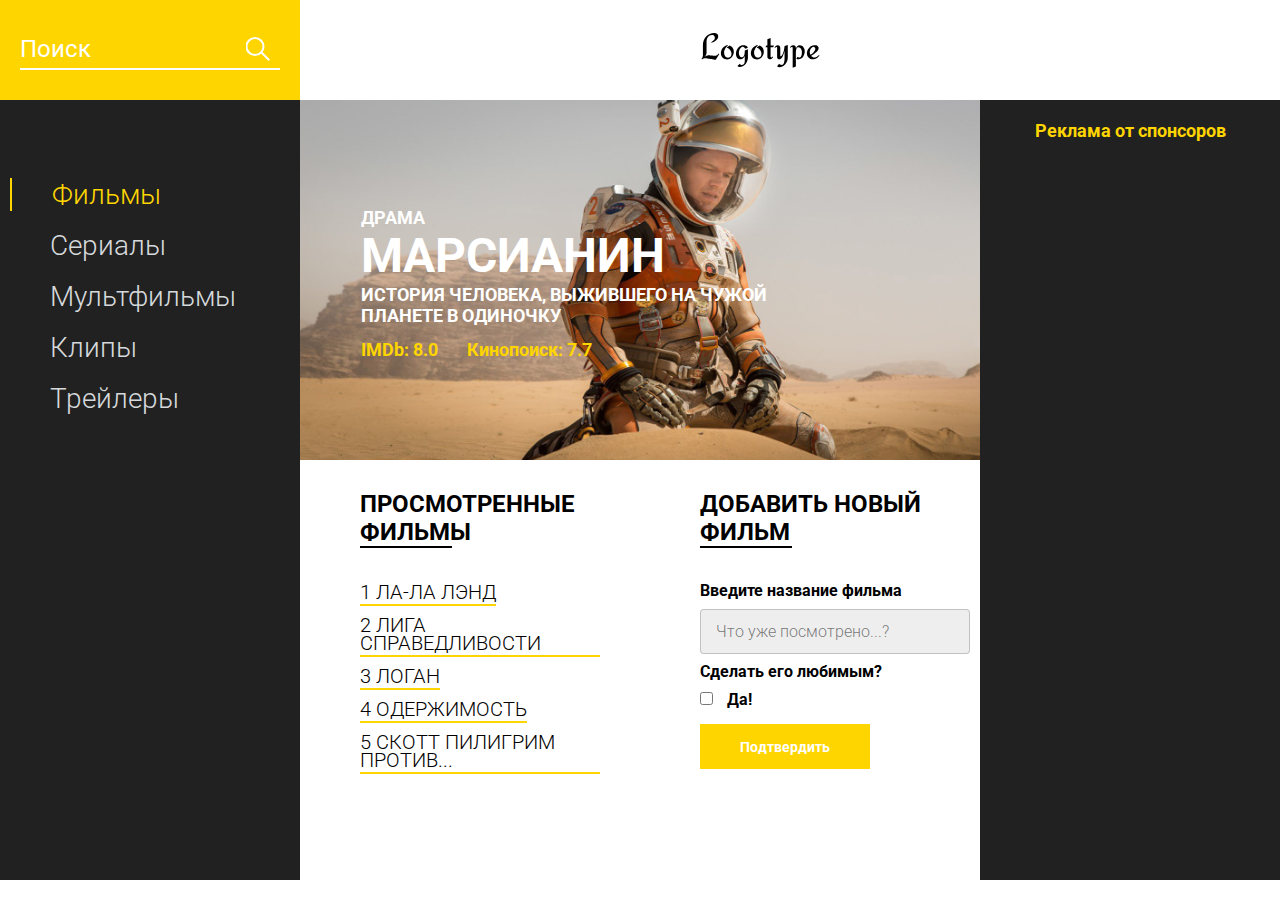
<file: Lesson004/project/index.html>
<!DOCTYPE html>
<html lang="en">
<head>
    <meta charset="UTF-8">
    <meta name="viewport" content="width=device-width, initial-scale=1.0">
    <title>Movie DB</title>
    <link href="https://fonts.googleapis.com/css?family=Roboto:300,400,700&display=swap&subset=cyrillic-ext" rel="stylesheet">
    <link rel="stylesheet" href="css/style.min.css">
</head>
<body>
    <header class="header">
        <div class="header__search">
            <form action="#">
                <input type="text" placeholder="Поиск">
            </form>
        </div>
        <div class="header__logo">
            <img src="icons/Logotype.svg" alt="logo">
        </div>
    </header>
    <main class="promo">
        <div class="promo__menu">
            <nav class="promo__menu-list">
                <ul>
                    <li><a class="promo__menu-item promo__menu-item_active" href="#">Фильмы</a></li>
                    <li><a class="promo__menu-item" href="#">Сериалы</a></li>
                    <li><a class="promo__menu-item" href="#">Мультфильмы</a></li>
                    <li><a class="promo__menu-item" href="#">Клипы</a></li>
                    <li><a class="promo__menu-item" href="#">Трейлеры</a></li>
                </ul>
            </nav>
        </div>
        <div class="promo__content">
            <div class="promo__bg">
                <div class="promo__genre">КОМЕДИЯ</div>
                <div class="promo__title">МАРСИАНИН</div>
                <div class="promo__descr">ИСТОРИЯ ЧЕЛОВЕКА, ВЫЖИВШЕГО НА ЧУЖОЙ ПЛАНЕТЕ В ОДИНОЧКУ</div>
                <div class="promo__ratings">
                    <span>IMDb: 8.0</span>
                    <span>Кинопоиск: 7.7</span>
                </div>
            </div>
            <div class="promo__interactive">
                <div>
                    <div class="promo__interactive-title">ПРОСМОТРЕННЫЕ ФИЛЬМЫ</div>
                    <ul class="promo__interactive-list">
                        <li class="promo__interactive-item">ЛОГАН
                            <div class="delete"></div>
                        </li>
                        <li class="promo__interactive-item">ЛИГА СПРАВЕДЛИВОСТИ
                            <div class="delete"></div>
                        </li>
                        <li class="promo__interactive-item">ЛА-ЛА ЛЭНД
                            <div class="delete"></div>
                        </li>
                        <li class="promo__interactive-item">ОДЕРЖИМОСТЬ
                            <div class="delete"></div>
                        </li>
                        <li class="promo__interactive-item">СКОТТ ПИЛИГРИМ ПРОТИВ...
                            <div class="delete"></div>
                        </li>
                    </ul>
                </div>
                <div>
                    <form class="add">
                        <div class="promo__interactive-title">ДОБАВИТЬ НОВЫЙ ФИЛЬМ</div>
                        <span>Введите название фильма</span>
                        <input class="adding__input" type="text" placeholder="Что уже посмотрено...?">
                        <span>Сделать его любимым?</span>
                        <input type="checkbox">
                        <span class="yes">Да!</span>
                        <button>Подтвердить</button>
                    </form>
                </div>
            </div>
        </div>
        <div class="promo__adv">
            <div class="promo__adv-title">Реклама от спонсоров</div>
            <img src="img/content_1.jpg" alt="some picture">
            <img src="img/content_2.jpg" alt="some picture">
            <img src="img/content_3.png" alt="some picture">
        </div>
    </main>

    <script src="js/script.js"></script>
</body>
</html>
</file>
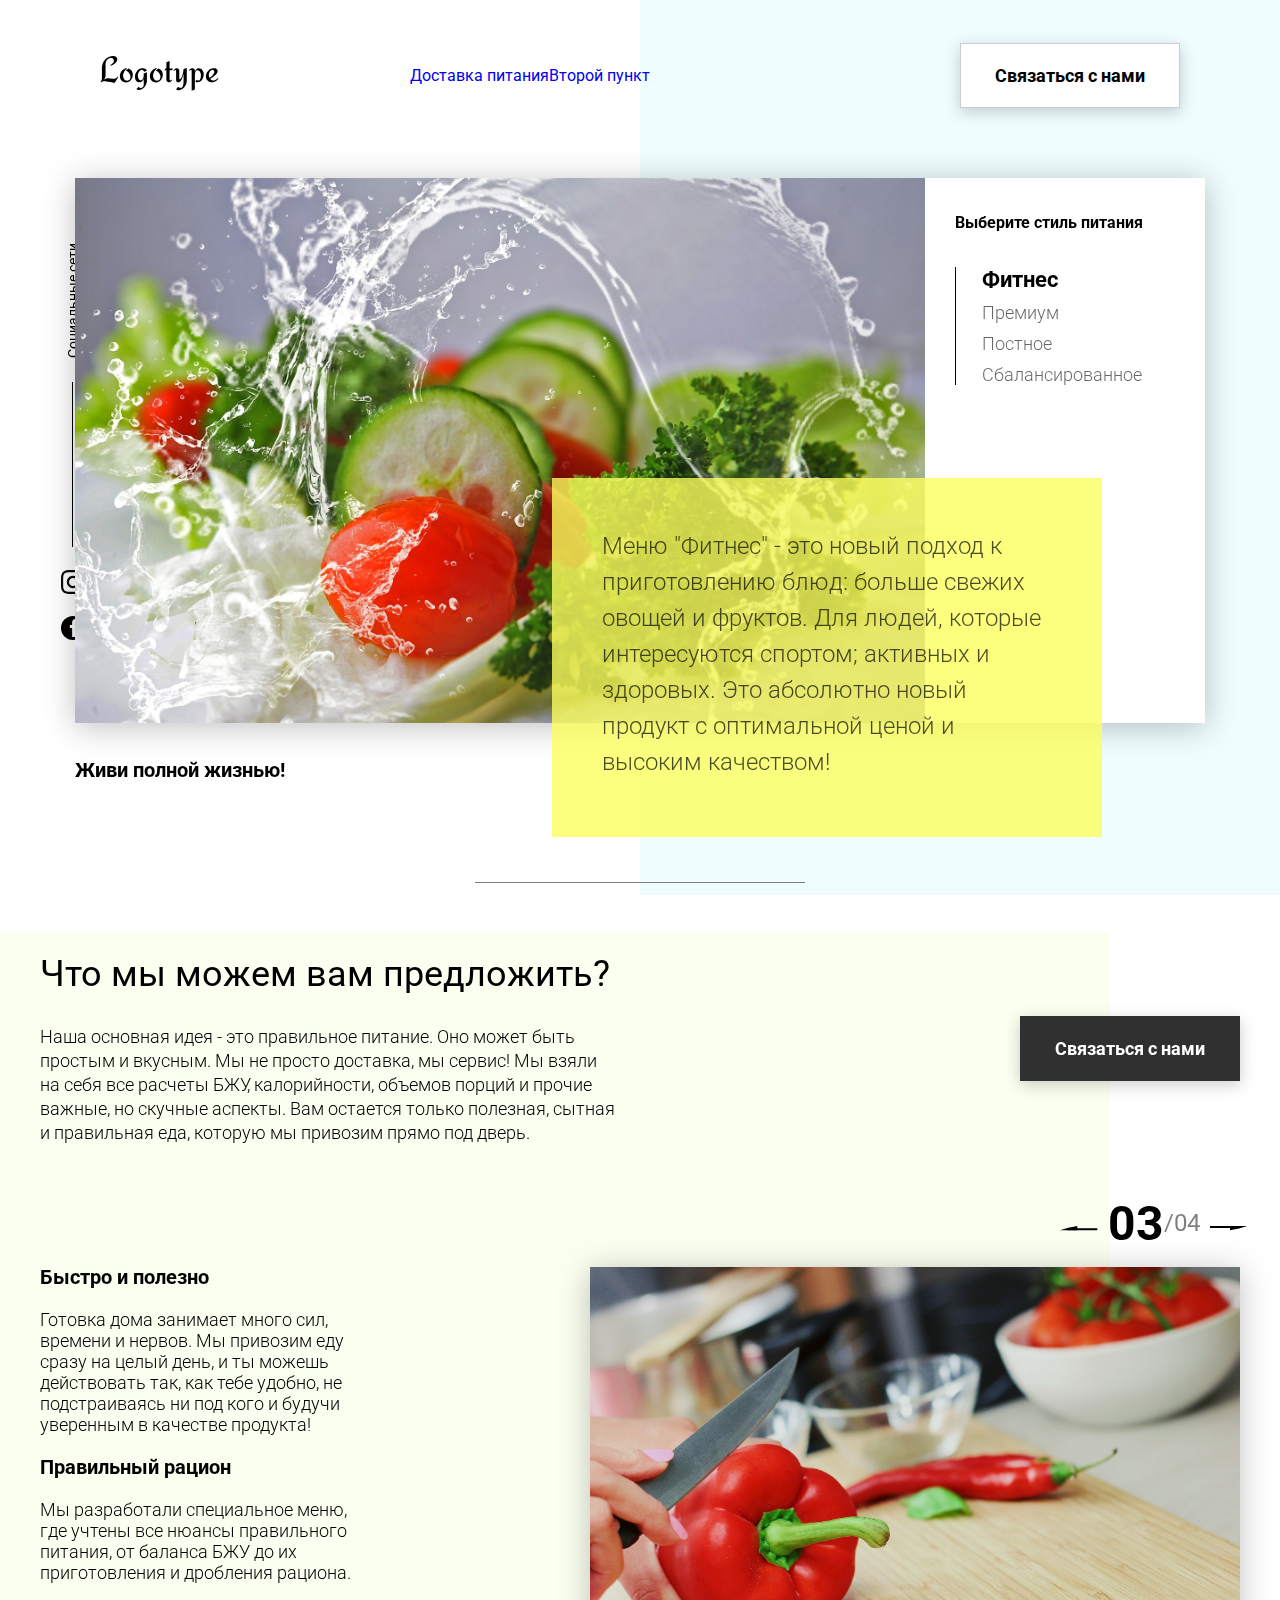
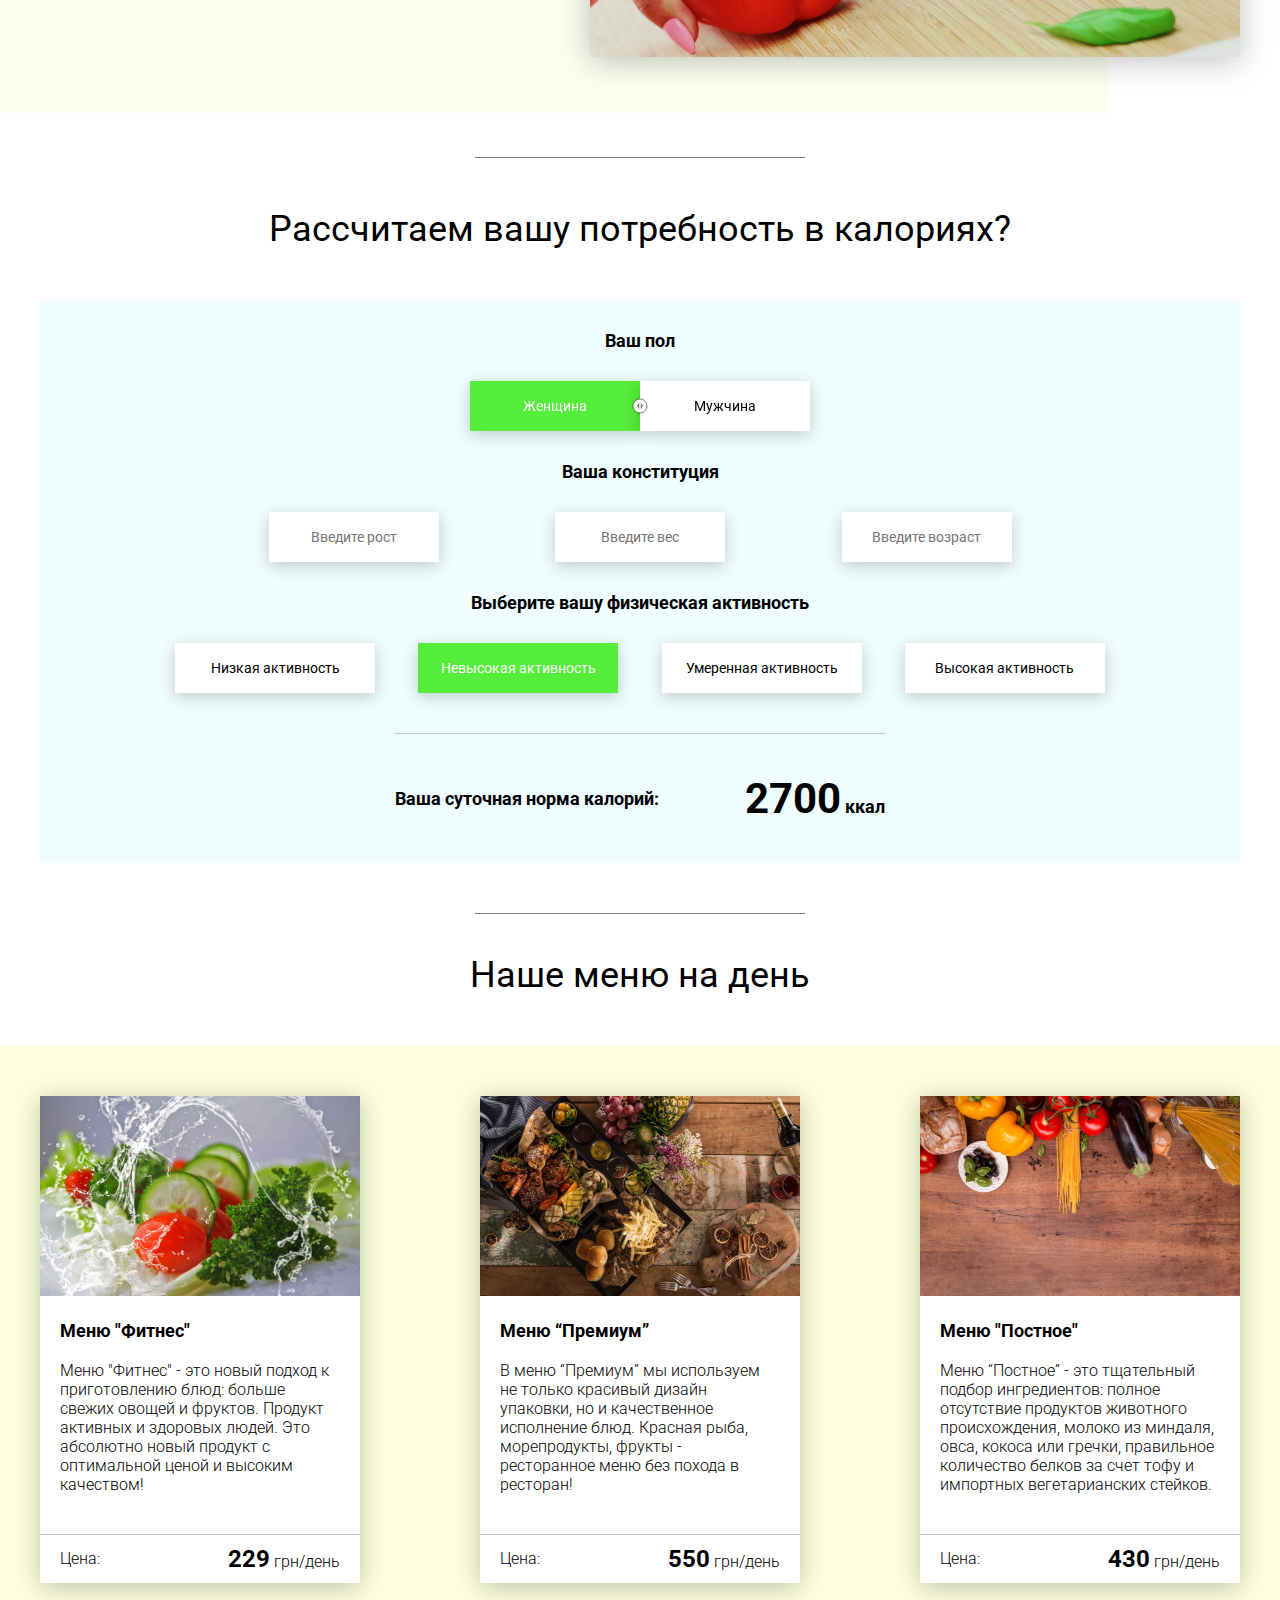
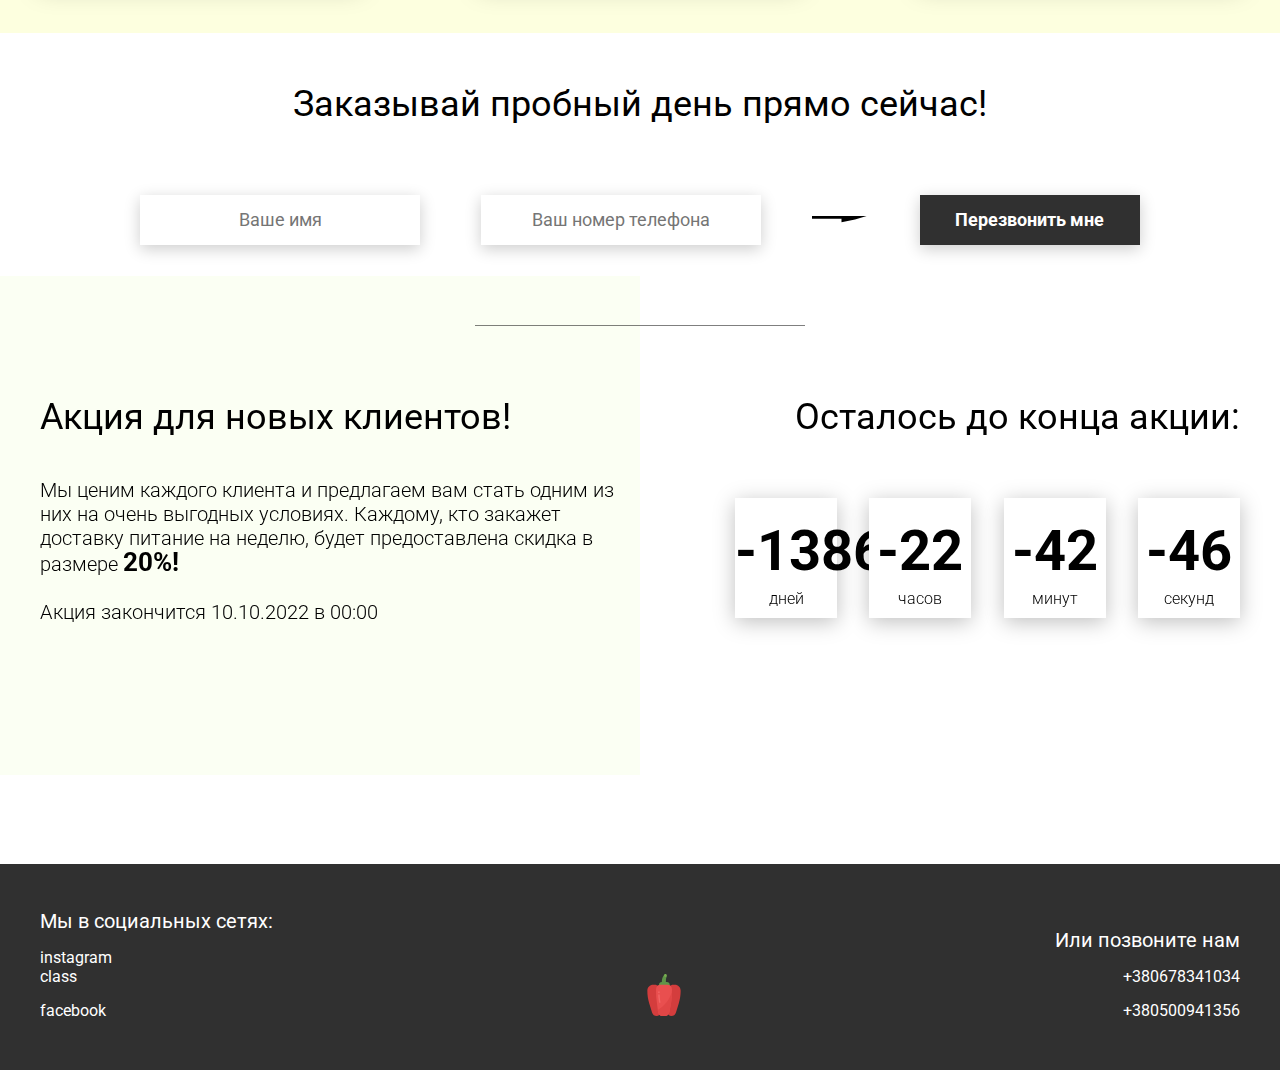
<file: Lesson005/food-src/index.html>
<!DOCTYPE html>
<html lang="en">

<head>
    <meta charset="UTF-8">
    <meta name="viewport" content="width=device-width, initial-scale=1.0">
    <title>Food</title>
    <link rel="stylesheet" href="css/style.css">
</head>

<body>
    <header class="header">
        <div class="header__left-block">
            <div class="header__logo">
                <img src="icons/logo.svg" alt="Логотип">
            </div>
            <nav class="header__links">
                <a href="#" сlass="header__link">Доставка питания</a>
                <a href="#" сlass="header__link">Второй пункт</a>
            </nav>
        </div>
        <div class="header__right-block">
            <button data-modal class="btn btn_white">Связаться с нами</button>
        </div>
    </header>
    <div class="sidepanel">
        <div class="sidepanel__text"><span>Социальные сети</span></div>
        <div class="sidepanel__divider"></div>
        <a href="#" class="sidepanel__icon">
            <img src="icons/instagram.svg" alt="instagram">
        </a>
        <a href="#" class="sidepanel__icon">
            <img src="icons/facebook.svg" alt="facebook">
        </a>
    </div>

    <div class="preview">
        <div class="bgc_blue"></div>
        <div class="container">
            <div class="tabcontainer">
                <div class="tabcontent">
                    <img src="img/tabs/vegy.jpg" alt="vegy">
                    <div class="tabcontent__descr">
                        Меню "Фитнес" - это новый подход к приготовлению блюд: больше свежих овощей и фруктов. Для
                        людей, которые интересуются спортом; активных и здоровых. Это абсолютно новый продукт с
                        оптимальной ценой и высоким качеством!
                    </div>
                </div>
                <div class="tabcontent">
                    <img src="img/tabs/elite.jpg" alt="elite">
                    <div class="tabcontent__descr">
                        Меню “Премиум” - мы используем не только красивый дизайн упаковки, но и качественное исполнение блюд. Красная рыба, морепродукты, фрукты - ресторанное меню без похода в ресторан!                                     
                    </div>
                </div>
                <div class="tabcontent">
                    <img src="img/tabs/post.jpg" alt="post">
                    <div class="tabcontent__descr">
                        Наше специальное “Постное меню” - это тщательный подбор ингредиентов: полное отсутствие продуктов животного происхождения. Полная гармония с собой и природой в каждом элементе! Все будет Ом!                                     
                    </div>
                </div>
                <div class="tabcontent">
                    <img src="img/tabs/vegy.jpg" alt="vegy">
                    <div class="tabcontent__descr">
                        Меню "Сбалансированное" - это соответствие вашего рациона всем научным рекомендациям. Мы тщательно просчитываем вашу потребность в к/б/ж/у и создаем лучшие блюда для вас.
                    </div>
                </div>
                <div class="tabheader">
                    <h3>Выберите стиль питания</h3>
                    <div class="tabheader__items">
                        <div class="tabheader__item tabheader__item_active">Фитнес</div>
                        <div class="tabheader__item">Премиум</div>
                        <div class="tabheader__item">Постное</div>
                        <div class="tabheader__item">Сбалансированное</div>
                    </div>
                </div>
            </div>
            <div class="preview__life">Живи полной жизнью!</div>
        </div>
    </div>

    <div class="divider"></div>

    <div class="offer">
        <div class="bgc_y"></div>
        <div class="container">
            <div class="offer__text">
                <h2 class="title">Что мы можем вам предложить?</h2>
                <div class="offer__descr">
                    Наша основная идея - это правильное питание. Оно может быть простым и вкусным. Мы не просто
                    доставка, мы сервис! Мы взяли на себя все расчеты БЖУ, калорийности, объемов порций и прочие важные,
                    но скучные аспекты. Вам остается только полезная, сытная и правильная еда, которую мы привозим прямо
                    под дверь.
                </div>
            </div>
            <div class="offer__action">
                <button data-modal class="btn btn_dark">Связаться с нами</button>
            </div>
        </div>
        <div class="container">
            <div class="offer__advantages">
                <h2>Быстро и полезно</h2>
                <div class="offer__advantages-text">
                    Готовка дома занимает много сил, времени и нервов. Мы привозим еду сразу на целый день, и ты можешь
                    действовать так, как тебе удобно, не подстраиваясь ни под кого и будучи уверенным в качестве
                    продукта!
                </div>
                <h2>Правильный рацион</h2>
                <div class="offer__advantages-text">
                    Мы разработали специальное меню, где учтены все нюансы правильного питания, от баланса БЖУ до их
                    приготовления и дробления рациона.
                </div>
            </div>
            <div class="offer__slider">
                <div class="offer__slider-counter">
                    <div class="offer__slider-prev">
                        <img src="icons/left.svg" alt="prev">
                    </div>
                    <span id="current">03</span>
                    /
                    <span id="total">04</span>
                    <div class="offer__slider-next">
                        <img src="icons/right.svg" alt="next">
                    </div>
                </div>
                <div class="offer__slider-wrapper">
                    <div class="offer__slide">
                        <img src="img/slider/pepper.jpg" alt="pepper">
                    </div>
                    <!-- <div class="offer__slide">
                        <img src="img/slider/food-12.jpg" alt="food">
                    </div>
                    <div class="offer__slide">
                        <img src="img/slider/olive-oil.jpg" alt="oil">
                    </div>
                    <div class="offer__slide">
                        <img src="img/slider/paprika.jpg" alt="paprika">
                    </div> -->
                </div>
            </div>
        </div>
    </div>

    <div class="divider"></div>

    <div class="calculating">
        <div class="container">
            <h2 class="title">Рассчитаем вашу потребность в калориях?
            </h2>
            <div class="calculating__field">
                <div class="calculating__subtitle">
                    Ваш пол
                </div>
                <div class="calculating__choose" id="gender">
                    <div class="calculating__choose-item calculating__choose-item_active">Женщина</div>
                    <div class="calculating__choose-item">Мужчина</div>
                </div>

                <div class="calculating__subtitle">
                    Ваша конституция
                </div>
                <div class="calculating__choose calculating__choose_medium">
                    <input type="text" id="height" placeholder="Введите рост" class="calculating__choose-item">
                    <input type="text" id="weight" placeholder="Введите вес" class="calculating__choose-item">
                    <input type="text" id="age" placeholder="Введите возраст" class="calculating__choose-item">
                </div>

                <div class="calculating__subtitle">
                    Выберите вашу физическая активность
                </div>
                <div class="calculating__choose calculating__choose_big">
                    <div id="low" class="calculating__choose-item">Низкая активность </div>
                    <div id="small" class="calculating__choose-item calculating__choose-item_active">Невысокая
                        активность</div>
                    <div id="medium" class="calculating__choose-item">Умеренная активность</div>
                    <div id="high" class="calculating__choose-item">Высокая активность</div>
                </div>

                <div class="calculating__divider"></div>

                <div class="calculating__total">
                    <div class="calculating__subtitle">
                        Ваша суточная норма калорий:
                    </div>
                    <div class="calculating__result">
                        <span>2700</span> ккал
                    </div>
                </div>
            </div>
        </div>
    </div>

    <div class="divider"></div>

    <div class="menu">
        <h2 class="title">Наше меню на день</h2>

        <div class="menu__field">
            <div class="container">
                <div class="menu__item">
                    <img src="img/tabs/vegy.jpg" alt="vegy">
                    <h3 class="menu__item-subtitle">Меню "Фитнес"</h3>
                    <div class="menu__item-descr">Меню "Фитнес" - это новый подход к приготовлению блюд: больше свежих
                        овощей и фруктов. Продукт активных и здоровых людей. Это абсолютно новый продукт с оптимальной
                        ценой и высоким качеством!</div>
                    <div class="menu__item-divider"></div>
                    <div class="menu__item-price">
                        <div class="menu__item-cost">Цена:</div>
                        <div class="menu__item-total"><span>229</span> грн/день</div>
                    </div>
                </div>
                <div class="menu__item">
                    <img src="img/tabs/elite.jpg" alt="elite">
                    <h3 class="menu__item-subtitle">Меню “Премиум”</h3>
                    <div class="menu__item-descr">В меню “Премиум” мы используем не только красивый дизайн упаковки, но
                        и качественное исполнение блюд. Красная рыба, морепродукты, фрукты - ресторанное меню без похода
                        в ресторан!</div>
                    <div class="menu__item-divider"></div>
                    <div class="menu__item-price">
                        <div class="menu__item-cost">Цена:</div>
                        <div class="menu__item-total"><span>550</span> грн/день</div>
                    </div>
                </div>
                <div class="menu__item">
                    <img src="img/tabs/post.jpg" alt="post">
                    <h3 class="menu__item-subtitle">Меню "Постное"</h3>
                    <div class="menu__item-descr">Меню “Постное” - это тщательный подбор ингредиентов: полное отсутствие
                        продуктов животного происхождения, молоко из миндаля, овса, кокоса или гречки, правильное
                        количество белков за счет тофу и импортных вегетарианских стейков. </div>
                    <div class="menu__item-divider"></div>
                    <div class="menu__item-price">
                        <div class="menu__item-cost">Цена:</div>
                        <div class="menu__item-total"><span>430</span> грн/день</div>
                    </div>
                </div>
            </div>
        </div>
    </div>

    <div class="order">
        <div class="container">
            <div class="title">Заказывай пробный день прямо сейчас!</div>
            <form action="#" class="order__form">
                <input required placeholder="Ваше имя" name="name" type="text" class="order__input">
                <input required placeholder="Ваш номер телефона" name="phone" type="phone" class="order__input">
                <img src="icons/right.svg" alt="right">
                <button class="btn btn_dark btn_min">Перезвонить мне</button>
            </form>
        </div>
    </div>

    <div class="divider"></div>

    <div class="promotion">
        <div class="bgc_y"></div>
        <div class="container">
            <div class="promotion__text">
                <div class="title">Акция для новых клиентов!</div>
                <div class="promotion__descr">
                    Мы ценим каждого клиента и предлагаем вам стать одним из них на очень выгодных условиях.
                    Каждому, кто закажет доставку питание на неделю, будет предоставлена скидка в размере
                    <span>20%!</span>
                    <br><br>
                    <div class="promotion_deadLine">
                        Акция закончится 20 мая в 00:00
                    </div>
                </div>
            </div>
            <div class="promotion__timer">
                <div class="title">Осталось до конца акции:</div>
                <div class="timer">
                    <div class="timer__block">
                        <span id="days">12</span>
                        дней
                    </div>
                    <div class="timer__block">
                        <span id="hours">20</span>
                        часов
                    </div>
                    <div class="timer__block">
                        <span id="minutes">56</span>
                        минут
                    </div>
                    <div class="timer__block">
                        <span id="seconds">20</span>
                        секунд
                    </div>
                </div>
            </div>
        </div>
    </div>

    <footer class="footer">
        <div class="container">
            <div class="social">
                <div class="subtitle">Мы в социальных сетях:</div>
                <a href="#" class="link">instagram</a>class
                <a href="#" class="link">facebook</a>
            </div>
            <div class="pepper">
                <img src="icons/veg.svg" alt="pepper">
            </div>
            <div class="call">
                <div class="subtitle">Или позвоните нам</div>
                <a href="#" class="link">+380678341034</a>
                <a href="#" class="link">+380500941356</a>
            </div>
        </div>
    </footer>

    <div class="modal">
        <div class="modal__dialog">
            <div class="modal__content">
                <form action="#">
                    <div data-close class="modal__close">&times;</div>
                    <div class="modal__title">Мы свяжемся с вами как можно быстрее!</div>
                    <input required placeholder="Ваше имя" name="name" type="text" class="modal__input">
                    <input required placeholder="Ваш номер телефона" name="phone" type="phone" class="modal__input">
                    <button class="btn btn_dark btn_min">Перезвонить мне</button>
                </form>
            </div>
        </div>
    </div>
    <script src="./js/script.js"></script>
</body>

</html>
</file>
<file: Lesson005/food-src/css/style.css>
@import url(https://fonts.googleapis.com/css?family=Roboto:300,400,700&display=swap&subset=cyrillic-ext);

* {
    box-sizing: border-box;
    margin: 0;
    padding: 0;
    font-family: Roboto, sans-serif
}

a {
    text-decoration: none
}

.btn {
    width: 220px;
    height: 65px;
    display: flex;
    justify-content: center;
    align-items: center;
    background-color: #fff;
    font-size: 18px;
    font-weight: 700;
    border: 1px solid rgba(0, 0, 0, .2);
    box-shadow: 0 4px 15px rgba(0, 0, 0, .2);
    cursor: pointer;
    transition: .3s all;
    outline: 0
}

.btn_white {
    background-color: #fff
}

.btn_dark {
    background-color: #303030;
    color: #fff;
    border: none
}

.btn_min {
    height: 50px
}

.btn:hover {
    box-shadow: 0 4px 30px rgba(0, 0, 0, .3)
}

.container {
    max-width: 1200px;
    margin: 0 auto
}

.divider {
    width: 330px;
    height: 1px;
    margin: 0 auto;
    background-color: rgba(0, 0, 0, .5)
}

.title {
    font-size: 36px;
    font-weight: 400
}

.header {
    display: flex;
    justify-content: space-between;
    align-items: center;
    height: 150px;
    padding: 0 100px
}

.header__left-block {
    display: flex;
    justify-content: space-between;
    min-width: 550px
}

.header__logo {
    max-width: 170px
}

.header__logo img {
    width: 100%
}

.header__links {
    display: flex;
    align-items: center
}

.header__link {
    position: relative;
    margin-right: 45px;
    font-weight: 700;
    font-size: 18px;
    color: #303030
}

.header__link:after {
    content: '';
    position: absolute;
    display: block;
    width: 110%;
    left: -5%;
    bottom: -1px;
    z-index: -1;
    height: 8px;
    background: #54ed39
}

.header__link:last-child {
    margin-right: 0
}

.sidepanel {
    position: fixed;
    left: 60px;
    top: 240px;
    height: 400px;
    width: 25px;
    display: flex;
    flex-direction: column;
    justify-content: space-between;
    align-items: center
}

.sidepanel__text {
    width: 120px;
    height: 120px;
    font-size: 14px
}

.sidepanel__text span {
    display: flex;
    transform: rotate(-90deg) translateX(-50px)
}

.sidepanel__divider {
    width: 1px;
    height: 165px;
    background-color: #000
}

.sidepanel__icon {
    width: 24px;
    height: 24px
}

.sidepanel__icon img {
    width: 100%
}

.preview {
    padding: 28px 0 100px 0;
    position: relative
}

.preview__life {
    font-weight: 700;
    font-size: 20px;
    margin-left: 35px;
    margin-top: 35px
}

.bgc_blue {
    position: absolute;
    right: 0;
    top: -155px;
    width: 50vw;
    height: 900px;
    background: rgba(146, 242, 255, .15);
    z-index: -1
}

.tabcontainer {
    display: flex;
    width: 1130px;
    margin: 0 auto;
    box-shadow: 0 4px 30px rgba(0, 0, 0, .25)
}

.tabcontent {
    width: 850px;
    position: relative
}

.tabcontent img {
    width: 100%;
    height: 100%;
    object-fit: cover
}

.tabcontent__descr {
    position: absolute;
    top: 300px;
    right: -177px;
    width: 550px;
    height: 359px;
    background: rgba(251, 254, 93, .8);
    padding: 50px;
    font-size: 24px;
    font-weight: 300;
    line-height: 36px;
    color: rgba(0, 0, 0, .7)
}

.tabheader {
    width: 280px;
    padding: 35px 30px;
    background-color: #fff
}

.tabheader h3 {
    font-weight: 700;
    font-size: 16px
}

.tabheader__items {
    margin-top: 35px;
    padding-left: 26px;
    border-left: 1px solid #000
}

.tabheader__item {
    font-weight: 700;
    font-size: 18px;
    font-weight: 300;
    margin-top: 10px;
    color: rgba(0, 0, 0, .6);
    cursor: pointer;
    transition: .3s all
}

.tabheader__item_active {
    color: #000;
    font-size: 22px;
    font-weight: 700
}

.offer {
    padding: 70px 0 100px 0;
    position: relative
}

.offer .container {
    display: flex;
    justify-content: space-between
}

.offer .bgc_y {
    position: absolute;
    width: 1109px;
    height: 780px;
    background: rgba(243, 255, 222, .45);
    z-index: -1;
    top: 50px
}

.offer__text {
    width: 580px
}

.offer__descr {
    font-size: 18px;
    margin-top: 30px;
    font-weight: 300;
    line-height: 24px
}

.offer__action {
    display: flex;
    align-items: center;
    justify-content: flex-end
}

.offer__advantages {
    width: 330px;
    margin-top: 50px
}

.offer__advantages h2 {
    font-weight: 700;
    font-size: 20px;
    margin-top: 20px
}

.offer__advantages h2:first-child {
    margin-top: 70px
}

.offer__advantages-text {
    margin-top: 20px;
    font-size: 18px;
    font-weight: 300;
    line-height: 21px
}

.offer__slider {
    width: 650px;
    margin-top: 50px;
    display: flex;
    flex-direction: column;
    align-items: flex-end
}

.offer__slider-counter {
    display: flex;
    width: 180px;
    align-items: center;
    font-size: 24px;
    color: rgba(0, 0, 0, .5)
}

.offer__slider-wrapper {
    width: 100%;
    margin-top: 15px;
    box-shadow: 0 4px 30px rgba(0, 0, 0, .25)
}

.offer__slider-prev {
    margin-right: 10px;
    cursor: pointer
}

.offer__slider-next {
    margin-left: 10px;
    cursor: pointer
}

.offer__slider #current {
    font-size: 48px;
    font-weight: 700;
    color: #000
}

.offer__slide {
    width: 100%;
    height: 390px
}

.offer__slide img {
    width: 100%;
    height: 100%;
    object-fit: cover
}

.calculating {
    padding: 50px 0
}

.calculating .title {
    text-align: center
}

.calculating__field {
    width: 100%;
    margin-top: 50px;
    background: rgba(146, 242, 255, .15);
    padding: 30px 0 40px 0
}

.calculating__subtitle {
    text-align: center;
    font-size: 18px;
    font-weight: 700;
    margin-top: 30px
}

.calculating__subtitle:first-child {
    margin-top: 0
}

.calculating #gender:after {
    content: '';
    position: absolute;
    top: 50%;
    transform: translateY(-50%);
    display: block;
    width: 16px;
    height: 16px;
    background: url(../icons/switch.svg) center center/cover no-repeat
}

.calculating__choose {
    position: relative;
    display: flex;
    margin-top: 30px;
    justify-content: center
}

.calculating__choose-item {
    display: flex;
    align-items: center;
    justify-content: center;
    width: 170px;
    height: 50px;
    padding: 0 10px;
    background: #fff;
    box-shadow: 0 4px 15px rgba(0, 0, 0, .2);
    border: none;
    text-align: center;
    font-size: 14px;
    cursor: pointer;
    outline: 0;
    transition: .3s all
}

.calculating__choose-item_active {
    color: #fff;
    background-color: #54ed39
}

.calculating__choose_medium {
    width: 743px;
    justify-content: space-between;
    margin: 30px auto 0 auto
}

.calculating__choose_big {
    width: 930px;
    justify-content: space-between;
    margin: 30px auto 0 auto
}

.calculating__choose_big .calculating__choose-item {
    width: 200px
}

.calculating__divider {
    width: 490px;
    height: 1px;
    margin: 40px auto;
    background-color: rgba(0, 0, 0, .2)
}

.calculating__total {
    width: 490px;
    margin: 0 auto;
    display: flex;
    justify-content: space-between;
    align-items: center
}

.calculating__result {
    font-size: 18px;
    font-weight: 700
}

.calculating__result span {
    font-size: 42px
}

.menu {
    padding: 40px 0 50px 0
}

.menu .container {
    display: flex;
    justify-content: space-between;
    align-items: flex-start
}

.menu .title {
    text-align: center
}

.menu__field {
    margin-top: 50px;
    padding: 50px 0;
    width: 100%;
    background: rgba(249, 254, 126, .25)
}

.menu__item {
    width: 320px;
    min-height: 450px;
    background: #fff;
    box-shadow: 0 4px 25px rgba(0, 0, 0, .25);
    font-size: 16px;
    font-weight: 300
}

.menu__item img {
    width: 100%;
    height: 200px;
    object-fit: cover
}

.menu__item-subtitle {
    font-weight: 700;
    font-size: 18px;
    padding: 0 20px;
    margin-top: 20px
}

.menu__item-descr {
    margin-top: 20px;
    padding: 0 20px
}

.menu__item-divider {
    width: 100%;
    height: 1px;
    background-color: rgba(0, 0, 0, .25);
    margin-top: 40px
}

.menu__item-price {
    display: flex;
    justify-content: space-between;
    align-items: center;
    padding: 10px 20px
}

.menu__item-price span {
    font-size: 24px;
    font-weight: 700
}

.order {
    padding-bottom: 80px
}

.order .title {
    text-align: center
}

.order__form {
    margin-top: 70px;
    padding: 0 100px;
    display: flex;
    justify-content: space-between;
    align-items: center
}

.order__form img {
    transform: scale(1.5)
}

.order__input {
    width: 280px;
    height: 50px;
    background: #fff;
    box-shadow: 0 4px 15px rgba(0, 0, 0, .2);
    border: none;
    font-size: 18px;
    text-align: center;
    padding: 0 20px;
    outline: 0
}

.promotion {
    padding: 70px 0 240px 0;
    position: relative
}

.promotion .container {
    display: flex
}

.promotion .bgc_y {
    position: absolute;
    width: 50%;
    height: 499px;
    background: rgba(243, 255, 222, .35);
    z-index: -1;
    top: -50px;
    left: 0
}

.promotion__text {
    width: 50%
}

.promotion__descr {
    margin-top: 40px;
    font-size: 20px;
    line-height: 24px;
    font-weight: 300
}

.promotion__descr span {
    font-weight: 700;
    font-size: 26px
}

.promotion__timer {
    width: 50%
}

.promotion__timer .title {
    text-align: right
}

.promotion__timer .timer {
    margin-top: 60px;
    padding-left: 95px;
    display: flex;
    justify-content: space-between;
    align-items: center
}

.promotion__timer .timer__block {
    width: 102px;
    height: 120px;
    background: #fff;
    box-shadow: 0 4px 20px rgba(0, 0, 0, .25);
    font-size: 16px;
    font-weight: 300;
    text-align: center
}

.promotion__timer .timer__block span {
    display: block;
    margin-top: 20px;
    margin-bottom: 5px;
    font-size: 56px;
    font-weight: 700
}

.footer {
    min-height: 180px;
    background-color: #303030;
    padding: 45px 0 50px 0;
    color: #fff
}

.footer .container {
    height: 100%;
    display: flex;
    justify-content: space-between;
    align-items: flex-end
}

.footer .subtitle {
    font-size: 20px
}

.footer .link {
    display: block;
    margin-top: 15px;
    font-size: 16px;
    color: #fff
}

.footer .call {
    text-align: right
}

.modal {
    position: fixed;
    top: 0;
    left: 0;
    z-index: 1050;
    display: none;
    width: 100%;
    height: 100%;
    overflow: hidden;
    background-color: rgba(0, 0, 0, .5)
}

.modal__dialog {
    max-width: 500px;
    margin: 40px auto
}

.modal__content {
    position: relative;
    width: 100%;
    padding: 40px;
    background-color: #fff;
    border: 1px solid rgba(0, 0, 0, .2);
    border-radius: 4px;
    max-height: 80vh;
    overflow-y: auto
}

.modal__close {
    position: absolute;
    top: 8px;
    right: 14px;
    font-size: 30px;
    color: #000;
    opacity: .5;
    font-weight: 700;
    border: none;
    background-color: transparent;
    cursor: pointer
}

.modal__title {
    text-align: center;
    font-size: 22px;
    text-transform: uppercase
}

.modal__input {
    display: block;
    margin: 20px auto 20px auto;
    width: 280px;
    height: 50px;
    background: #fff;
    box-shadow: 0 4px 15px rgba(0, 0, 0, .2);
    border: none;
    font-size: 18px;
    text-align: center;
    padding: 0 20px;
    outline: 0
}

.modal .btn {
    display: block;
    width: 280px;
    margin: 0 auto
}

.show {
    display: block
}

.hide {
    display: none
}

.fade {
    animation-name: fade;
    animation-duration: 1.5s;
}

@keyframes fade {
    from {
        opacity: 0.1;
    }

    to {
        opacity: 1;
    }
}
</file>
<file: Lesson004/project/css/style.min.css>
* {
    -webkit-box-sizing: border-box;
    box-sizing: border-box;
    margin: 0;
    padding: 0;
    font-family: 'Roboto', sans-serif
}

.header {
    display: -webkit-box;
    display: -ms-flexbox;
    display: flex;
    height: 100px
}

.header__search {
    display: -webkit-box;
    display: -ms-flexbox;
    display: flex;
    -webkit-box-pack: center;
    -ms-flex-pack: center;
    justify-content: center;
    -webkit-box-align: center;
    -ms-flex-align: center;
    align-items: center;
    height: 100%;
    width: 300px;
    background: #FFD500
}

.header__search form {
    position: relative;
    width: 260px;
    height: 30px
}

.header__search form input {
    width: 100%;
    border: none;
    border-bottom: 2px solid #fff;
    background-color: transparent;
    color: #fff;
    font-size: 24px;
    line-height: 28px;
    padding-bottom: 5px;
    outline: none
}

.header__search form input::-webkit-input-placeholder {
    color: #fff
}

.header__search form input:-ms-input-placeholder {
    color: #fff
}

.header__search form input::-ms-input-placeholder {
    color: #fff
}

.header__search form input::placeholder {
    color: #fff
}

.header__search form:after {
    content: '';
    display: block;
    position: absolute;
    top: 2px;
    right: 10px;
    background: url("../icons/search.svg") center center/cover no-repeat;
    width: 24px;
    height: 24px
}

.header__logo {
    display: -webkit-box;
    display: -ms-flexbox;
    display: flex;
    -webkit-box-pack: center;
    -ms-flex-pack: center;
    justify-content: center;
    -webkit-box-align: center;
    -ms-flex-align: center;
    align-items: center;
    height: 100%;
    width: calc(100% - 360px)
}

.promo {
    height: 780px;
    display: -webkit-box;
    display: -ms-flexbox;
    display: flex
}

.promo__menu {
    width: 300px;
    height: 100%;
    background: #212121;
    padding: 60px 0 0 10px
}

.promo__menu-item {
    display: block;
    font-size: 28px;
    line-height: 33px;
    color: #D6D9DC;
    text-decoration: none;
    font-weight: 300;
    padding-left: 40px;
    margin-top: 18px
}

.promo__menu-item:hover {
    color: #FFD500
}

.promo__menu-item_active {
    border-left: 2px solid #FFD500;
    color: #FFD500
}

.promo__content {
    width: calc(100% - 600px)
}

.promo__bg {
    height: 360px;
    background: url("../img/mars.webp") center center/cover no-repeat;
    background-position: top;
    padding: 107px 0 0 61px
}

.promo__genre {
    font-weight: bold;
    font-size: 18px;
    line-height: 21px;
    color: #FFFFFF;
    text-transform: uppercase
}

.promo__title {
    font-weight: bold;
    font-size: 48px;
    line-height: 56px;
    color: #FFFFFF;
    text-transform: uppercase
}

.promo__descr {
    width: 481px;
    font-weight: bold;
    font-size: 18px;
    line-height: 21px;
    color: #FFFFFF;
    text-transform: uppercase
}

.promo__ratings {
    margin-top: 13px
}

.promo__ratings span {
    font-weight: bold;
    font-size: 18px;
    line-height: 21px;
    color: #FFD500;
    margin-right: 25px
}

.promo__interactive {
    display: -webkit-box;
    display: -ms-flexbox;
    display: flex
}

.promo__interactive>div {
    width: 50%;
    padding: 30px 0 0 60px
}

.promo__interactive-title {
    display: inline-block;
    font-weight: bold;
    font-size: 24px;
    line-height: 28px;
    color: #000000
}

.promo__interactive-title:after {
    content: '';
    display: block;
    width: 33%;
    height: 2px;
    background-color: #000
}

.promo__interactive-list {
    list-style-type: none;
    margin-top: 35px;
    display: -webkit-box;
    display: -ms-flexbox;
    display: flex;
    -webkit-box-orient: vertical;
    -webkit-box-direction: normal;
    -ms-flex-direction: column;
    flex-direction: column;
    -webkit-box-align: start;
    -ms-flex-align: start;
    align-items: flex-start
}

.promo__interactive-item {
    display: inline-block;
    position: relative;
    font-weight: 300;
    font-size: 20px;
    line-height: 18px;
    color: #000000;
    margin-bottom: 15px;
    padding-right: 40px;
    text-transform: uppercase
}

.promo__interactive-item span {
    display: block;
    position: absolute;
    left: -30px;
    top: 50%;
    -webkit-transform: translateY(-50%);
    transform: translateY(-50%);
    width: 20px;
    height: 20px;
    background: url("../icons/Star.svg") center center/cover no-repeat
}

.promo__interactive-item:before {
    content: '';
    position: absolute;
    bottom: -5px;
    display: block;
    width: calc(100% - 40px);
    height: 2px;
    background-color: #FFD500
}

.promo__interactive-item:hover .delete {
    content: '';
    display: block;
    position: absolute;
    right: 0px;
    top: 50%;
    -webkit-transform: translateY(-50%);
    transform: translateY(-50%);
    width: 20px;
    height: 20px;
    background: url("../icons/trash.png") center center/cover no-repeat;
    cursor: pointer
}

.promo__interactive .add .promo__interactive-title {
    margin-bottom: 25px
}

.promo__interactive .add span {
    display: block;
    margin: 10px 0;
    font-weight: bold;
    font-size: 16px;
    line-height: 16px;
    color: #000000
}

.promo__interactive .add .yes {
    display: inline;
    margin-left: 10px
}

.promo__interactive .add input[type="text"] {
    width: 270px;
    height: 45px;
    line-height: 50px;
    font-size: 16px;
    background: rgba(196, 196, 196, 0.29);
    border: 1px solid rgba(0, 0, 0, 0.19);
    padding: 0 15px;
    outline: none;
    border-radius: 4px
}

.promo__interactive .add input[type="text"]::-webkit-input-placeholder {
    font-weight: 300;
    font-size: 16px;
    color: rgba(0, 0, 0, 0.53)
}

.promo__interactive .add input[type="text"]:-ms-input-placeholder {
    font-weight: 300;
    font-size: 16px;
    color: rgba(0, 0, 0, 0.53)
}

.promo__interactive .add input[type="text"]::-ms-input-placeholder {
    font-weight: 300;
    font-size: 16px;
    color: rgba(0, 0, 0, 0.53)
}

.promo__interactive .add input[type="text"]::placeholder {
    font-weight: 300;
    font-size: 16px;
    color: rgba(0, 0, 0, 0.53)
}

.promo__interactive .add button {
    display: block;
    margin-top: 15px;
    width: 170px;
    height: 45px;
    background: #FFD500;
    font-weight: bold;
    font-size: 14px;
    line-height: 14px;
    color: #FFFFFF;
    border: none;
    outline: none;
    cursor: pointer
}

.promo__interactive .add button:active {
    -webkit-transform: scale(0.95);
    transform: scale(0.95)
}

.promo__adv {
    background: #212121;
    width: 300px;
    height: 100%
}

.promo__adv-title {
    font-weight: bold;
    font-size: 18px;
    line-height: 21px;
    color: #FFD500;
    margin: 20px 0;
    text-align: center
}

.promo__adv img {
    width: 100%;
    margin-bottom: 10px
}

/*# sourceMappingURL=style.min.css.map */
</file>
